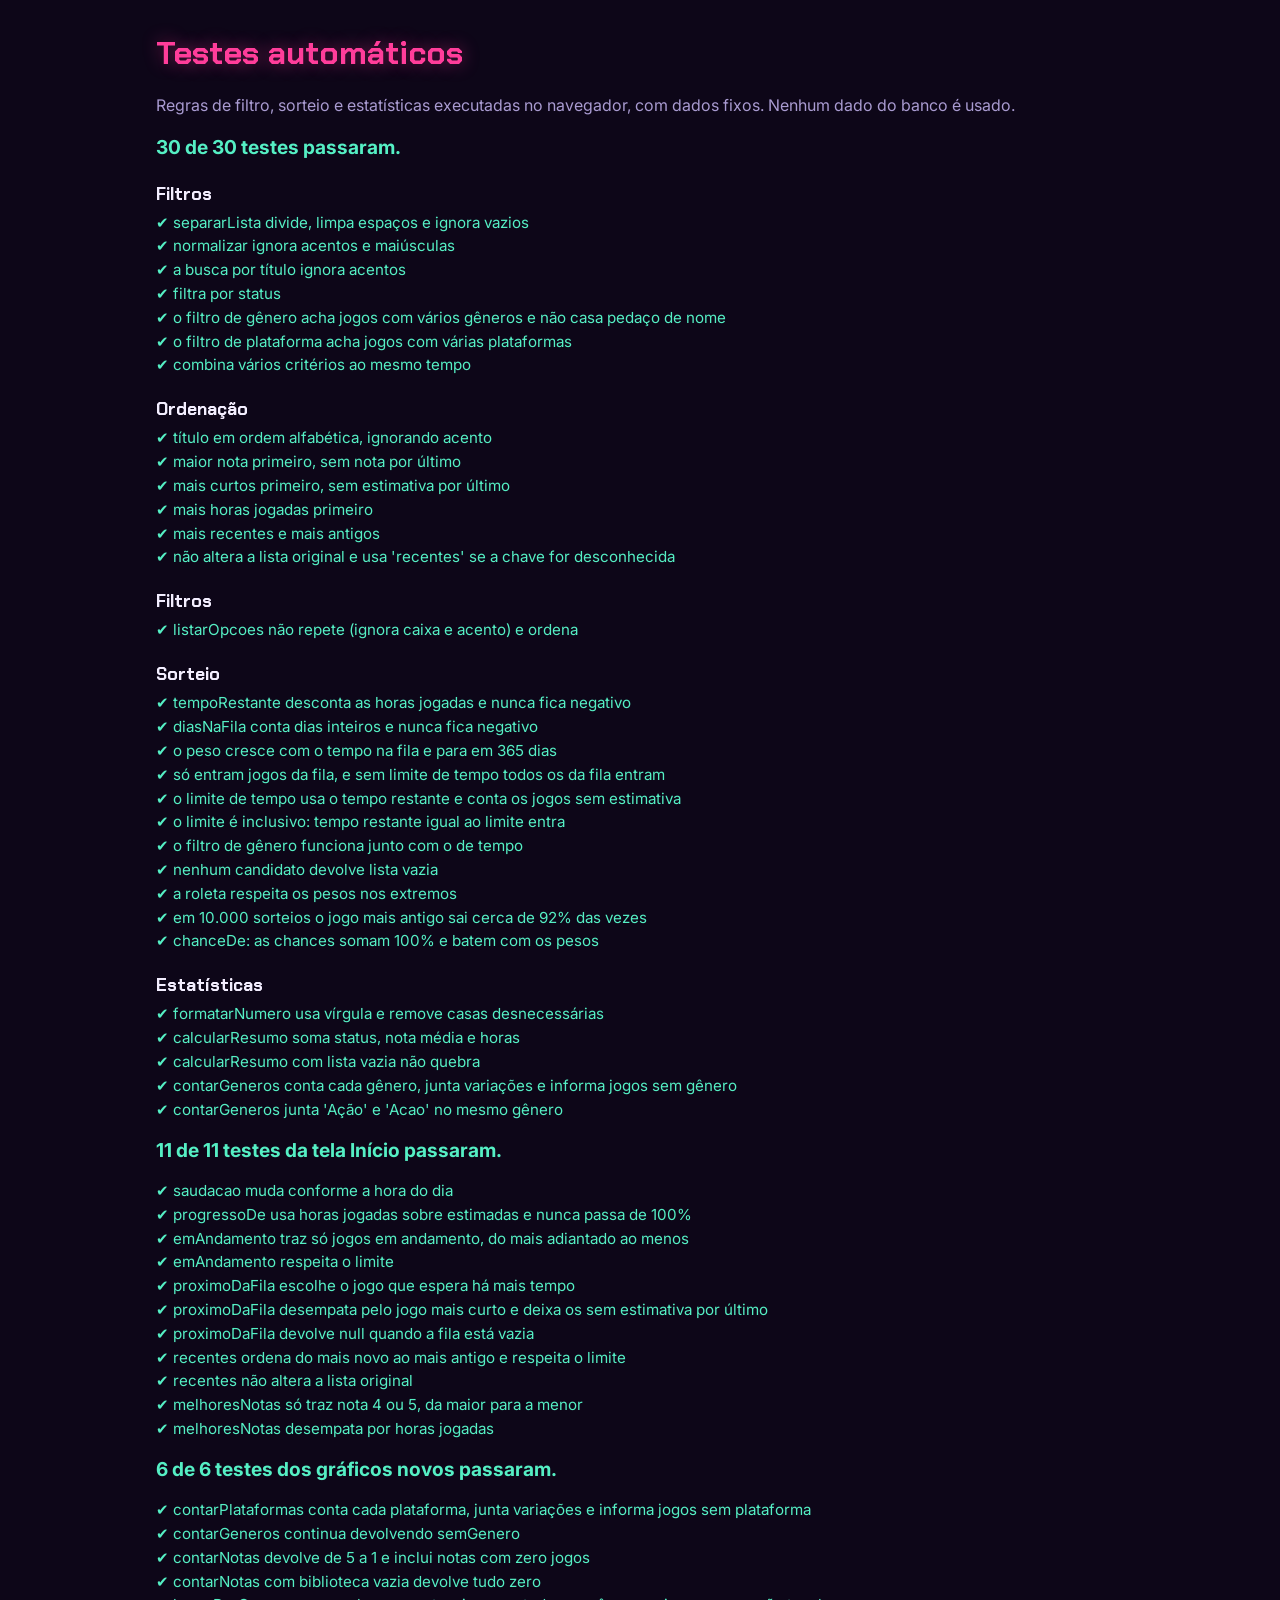
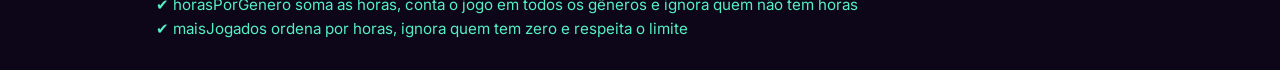
<file: tests/index.html>
<!DOCTYPE html>
<html lang="pt-BR">
<head>
    <meta charset="UTF-8">
    <meta name="viewport" content="width=device-width, initial-scale=1.0">
    <title>Testes - PlayLog</title>
    <link rel="stylesheet" href="../css/style.css">
    <style>
        .resumo {
            font-size: 1.2rem;
            font-weight: bold;
        }

        .linha {
            margin: 0.3rem 0;
            font-size: 0.95rem;
            overflow-wrap: anywhere;
        }

        .ok {
            color: #55efc4;
        }

        .erro {
            color: #ff7675;
        }

        #resultados h2 {
            margin: 1.5rem 0 0.5rem;
            font-size: 1.1rem;
        }
    </style>
</head>
<body>
    <main class="conteudo">
        <h1>Testes automáticos</h1>
        <p class="vazio">Regras de filtro, sorteio e estatísticas executadas no navegador, com dados fixos. Nenhum dado do banco é usado.</p>
        <p id="resumo" class="resumo"></p>
        <section id="resultados"></section>

        <p id="resumo-inicio" class="resumo"></p>
        <section id="resultados-inicio"></section>

        <p id="resumo-estatisticas" class="resumo"></p>
        <section id="resultados-estatisticas"></section>
    </main>

    <script type="module" src="testes.js"></script>
    <script type="module" src="testes-inicio.js"></script>
    <script type="module" src="testes-estatisticas.js"></script>
</body>
</html>
</file>
<file: css/style.css>
@import url("https://fonts.googleapis.com/css2?family=Chakra+Petch:wght@500;600;700&family=Inter:wght@400;600;700&display=swap");

:root {
    --fundo: #0d0618;
    --card: #1a0f33;
    --card-claro: #261848;
    --texto: #f3eeff;
    --destaque: #ff3d9a;
    --borda: #3b2766;
    --suave: #a99bd1;
    --perigo: #ff6b6b;
    --status-fila: #6ea8ff;
    --status-jogando: #ffb020;
    --status-zerado: #4ade80;
    --sucesso: #4ade80;
    --brilho: rgba(255, 61, 154, 0.45);
    --estrela: #ffcf4a;
    --fonte-titulo: "Chakra Petch", "Segoe UI", Arial, sans-serif;
    --fonte-texto: "Inter", "Segoe UI", Arial, sans-serif;
    color-scheme: dark;
    scrollbar-color: var(--borda) var(--fundo);
}

* {
    box-sizing: border-box;
}

[hidden] {
    display: none !important;
}

body {
    margin: 0;
    font-family: var(--fonte-texto);
    background: var(--fundo);
    color: var(--texto);
}

button,
input,
select,
textarea {
    font-family: inherit;
}

h1,
h2,
h3,
.logo,
.menu a,
.btn-principal,
.btn-secundario,
.indicador-valor,
.rosca-total {
    font-family: var(--fonte-titulo);
}

::selection {
    background: var(--destaque);
    color: #fff;
}

h1 {
    color: var(--destaque);
    text-shadow: 0 0 18px var(--brilho);
}

.pagina-login {
    min-height: 100vh;
    background-color: var(--fundo);
    background-image:
        radial-gradient(circle at 12% 18%, rgba(255, 61, 154, 0.2), transparent 38%),
        radial-gradient(circle at 88% 82%, rgba(110, 168, 255, 0.16), transparent 42%),
        linear-gradient(rgba(243, 238, 255, 0.04) 1px, transparent 1px),
        linear-gradient(90deg, rgba(243, 238, 255, 0.04) 1px, transparent 1px);
    background-size: auto, auto, 40px 40px, 40px 40px;
}

.login-layout {
    display: grid;
    grid-template-columns: minmax(0, 1.1fr) minmax(0, 0.9fr);
    gap: 3rem;
    align-items: center;
    max-width: 1100px;
    min-height: 100vh;
    margin: 0 auto;
    padding: 2rem 1.5rem;
}

.login-hero .marca-grande {
    justify-content: flex-start;
    margin: 0 0 1.5rem;
    font-size: 2.8rem;
}

.login-lema {
    margin: 0 0 0.6rem;
    font-size: 1.7rem;
    font-weight: bold;
    line-height: 1.25;
}

.login-sub {
    margin: 0 0 2rem;
    color: var(--suave);
    line-height: 1.5;
}

.login-destaques {
    display: flex;
    flex-direction: column;
    gap: 1.1rem;
    margin: 0;
    padding: 0;
    list-style: none;
}

.login-destaques li {
    display: flex;
    align-items: flex-start;
    gap: 0.9rem;
}

.destaque-icone {
    display: flex;
    flex-shrink: 0;
    align-items: center;
    justify-content: center;
    width: 2.6rem;
    height: 2.6rem;
    border: 1px solid var(--borda);
    border-radius: 10px;
    background: var(--card);
    color: var(--destaque);
}

.destaque-icone svg {
    width: 1.4rem;
    height: 1.4rem;
}

.destaque-texto {
    display: flex;
    flex-direction: column;
    gap: 0.15rem;
}

.destaque-texto span {
    font-size: 0.9rem;
    color: var(--suave);
}

.login-vitrine {
    display: flex;
    gap: 0.9rem;
    margin-top: 2.2rem;
}

.mini-card {
    width: 112px;
    border: 1px solid var(--borda);
    border-radius: 8px;
    overflow: hidden;
    background: var(--card);
    box-shadow: 0 10px 26px rgba(0, 0, 0, 0.45);
}

.mini-card:nth-child(1) {
    transform: rotate(-4deg);
}

.mini-card:nth-child(2) {
    transform: translateY(-10px) rotate(2deg);
}

.mini-card:nth-child(3) {
    transform: rotate(-2deg);
}

.mini-capa {
    aspect-ratio: 3 / 4;
}

.mini-capa-1 {
    background: linear-gradient(160deg, #ff3d9a, #3b1a7a);
}

.mini-capa-2 {
    background: linear-gradient(160deg, #6ea8ff, #1b2a6b);
}

.mini-capa-3 {
    background: linear-gradient(160deg, #4ade80, #0f4a3a);
}

.mini-info {
    display: flex;
    flex-direction: column;
    gap: 0.3rem;
    padding: 0.5rem;
    font-size: 0.75rem;
    font-weight: bold;
}

.mini-info .badge {
    align-self: flex-start;
    margin: 0;
    font-size: 0.65rem;
}

.login-cartao {
    padding: 2rem;
    border: 1px solid var(--borda);
    border-radius: 14px;
    background: var(--card);
    box-shadow: 0 0 40px rgba(255, 61, 154, 0.15);
}

.login-cartao h2 {
    margin: 0 0 0.3rem;
    font-size: 1.5rem;
}

.login-cartao p {
    margin: 0;
    color: var(--suave);
}

.login-cartao .formulario {
    margin-top: 1.4rem;
}

.formulario {
    display: flex;
    flex-direction: column;
    gap: 0.6rem;
    text-align: left;
    margin-top: 2rem;
}

.formulario label,
.rotulo {
    font-size: 0.9rem;
}

.formulario input,
.formulario select,
.formulario textarea {
    width: 100%;
    max-width: 100%;
    min-width: 0;
    padding: 0.7rem;
    border: 1px solid var(--borda);
    border-radius: 6px;
    background: var(--card);
    color: var(--texto);
    font-size: 1rem;
    font-family: inherit;
}

.btn-principal,
.btn-secundario {
    padding: 0.7rem 1rem;
    border-radius: 6px;
    font-size: 1rem;
    cursor: pointer;
}

a.btn-principal,
a.btn-secundario {
    display: inline-block;
    text-align: center;
    text-decoration: none;
}

.btn-principal {
    background: var(--destaque);
    color: #fff;
    border: none;
    font-weight: bold;
    box-shadow: 0 0 14px var(--brilho);
}

.btn-principal:hover:not(:disabled) {
    box-shadow: 0 0 22px var(--brilho);
    filter: brightness(1.1);
}

.btn-principal:disabled {
    opacity: 0.6;
    cursor: not-allowed;
}

.btn-secundario {
    background: transparent;
    color: var(--texto);
    border: 1px solid var(--borda);
}

.btn-pequeno {
    flex: 1;
    padding: 0.4rem 0.6rem;
    font-size: 0.85rem;
}

.btn-perigo {
    color: var(--perigo);
    border-color: var(--perigo);
}

.mensagem {
    min-height: 1.2rem;
    font-size: 0.9rem;
}

.mensagem.erro {
    color: var(--perigo);
}

.mensagem.ok {
    color: var(--sucesso);
}

.topo {
    display: flex;
    flex-wrap: wrap;
    gap: 0.6rem;
    justify-content: space-between;
    align-items: center;
    padding: 0.8rem 1.5rem;
    background: var(--card);
    border-bottom: 1px solid var(--borda);
}

.logo {
    display: flex;
    align-items: center;
    gap: 0.6rem;
    color: var(--texto);
    font-size: 1.3rem;
    font-weight: 800;
    letter-spacing: 0.5px;
    text-decoration: none;
}

.logo img {
    display: block;
    height: 30px;
    width: auto;
}

.logo b,
.marca-grande b {
    color: var(--destaque);
}

.marca-grande {
    display: flex;
    align-items: center;
    justify-content: center;
    gap: 0.8rem;
    color: var(--texto);
    font-size: 2.4rem;
    font-weight: 800;
    letter-spacing: 0.5px;
    text-shadow: none;
}

.marca-grande img {
    display: block;
    height: 48px;
    width: auto;
}

.marca-grande b {
    text-shadow: 0 0 18px var(--brilho);
}

.topo-esquerda {
    display: flex;
    align-items: center;
    gap: 1.5rem;
}

.menu {
    display: flex;
    gap: 1rem;
}

.menu a {
    padding: 0.3rem 0;
    border-bottom: 2px solid transparent;
    color: var(--suave);
    font-size: 0.95rem;
    text-decoration: none;
}

.menu a:hover {
    color: var(--texto);
}

.menu a[aria-current="page"] {
    color: var(--texto);
    border-bottom-color: var(--destaque);
}

#usuario {
    margin-right: 0.8rem;
    font-size: 0.9rem;
    overflow-wrap: anywhere;
}

.conteudo {
    max-width: 1000px;
    margin: 2rem auto;
    padding: 0 1rem;
}

.painel-form {
    background: var(--card);
    border: 1px solid var(--borda);
    border-radius: 8px;
    padding: 1rem;
    margin-bottom: 2rem;
}

.painel-form summary {
    cursor: pointer;
    font-weight: bold;
}

.formulario-jogo {
    display: grid;
    grid-template-columns: minmax(0, 1fr) minmax(0, 1fr);
    gap: 1rem;
    margin-top: 1rem;
}

.campo {
    display: flex;
    flex-direction: column;
    gap: 0.3rem;
    min-width: 0;
}

.campo-largo {
    grid-column: 1 / -1;
}

.linha-botoes {
    display: flex;
    gap: 0.6rem;
    flex-wrap: wrap;
}

.chips {
    display: flex;
    flex-wrap: wrap;
    gap: 0.5rem;
}

.formulario .chip {
    position: relative;
    cursor: pointer;
}

.formulario .chip input {
    position: absolute;
    opacity: 0;
    width: 0;
    height: 0;
    padding: 0;
    border: none;
}

.chip span {
    display: inline-block;
    padding: 0.35rem 0.8rem;
    border: 1px solid var(--borda);
    border-radius: 999px;
    font-size: 0.85rem;
    background: transparent;
    color: var(--suave);
    user-select: none;
}

.chip input:checked + span {
    background: var(--destaque);
    border-color: var(--destaque);
    color: #fff;
}

.chip input:focus-visible + span {
    outline: 2px solid #fff;
    outline-offset: 2px;
}

.linha-outro {
    display: flex;
    gap: 0.5rem;
    margin-top: 0.6rem;
}

.linha-outro button {
    flex-shrink: 0;
}

.formulario .linha-outro input {
    flex: 1;
    width: auto;
    min-width: 0;
}

.filtros {
    display: grid;
    grid-template-columns: repeat(4, minmax(0, 1fr)) auto;
    gap: 0.6rem;
    margin-bottom: 0.8rem;
}

.filtro-busca {
    grid-column: 1 / -1;
}

.filtros input,
.filtros select,
.sorteio-form select {
    width: 100%;
    min-width: 0;
    padding: 0.6rem;
    border: 1px solid var(--borda);
    border-radius: 6px;
    background: var(--card);
    color: var(--texto);
    font-size: 0.9rem;
    font-family: inherit;
}

.filtros button {
    padding: 0.6rem 1rem;
    font-size: 0.9rem;
}

.contador {
    margin: 0 0 1rem;
    font-size: 0.85rem;
    color: var(--suave);
}

.grade {
    display: grid;
    grid-template-columns: repeat(auto-fill, minmax(180px, 1fr));
    gap: 1rem;
}

.card {
    display: flex;
    flex-direction: column;
    min-width: 0;
    background: var(--card);
    border: 1px solid var(--borda);
    border-radius: 8px;
    overflow: hidden;
    transition: border-color 0.2s, box-shadow 0.2s, transform 0.2s;
}

.card:hover {
    border-color: var(--destaque);
    box-shadow: 0 0 16px var(--brilho);
    transform: translateY(-4px);
}

.card-capa {
    position: relative;
    overflow: hidden;
}

.card-link {
    display: block;
    text-decoration: none;
}

.card .capa {
    transition: transform 0.35s ease;
}

.card:hover .capa {
    transform: scale(1.06);
}

.card .badge-capa {
    position: absolute;
    top: 0.6rem;
    left: 0.6rem;
    margin: 0;
    border: 1px solid currentColor;
    background: rgba(13, 6, 24, 0.85);
    backdrop-filter: blur(4px);
    pointer-events: none;
}

.capa.capa-vazia {
    display: flex;
    align-items: center;
    justify-content: center;
}

.capa-inicial {
    font-family: var(--fonte-titulo);
    font-size: 3.2rem;
    font-weight: 700;
    color: rgba(255, 255, 255, 0.92);
    text-shadow: 0 2px 12px rgba(0, 0, 0, 0.4);
}

.capa {
    display: block;
    width: 100%;
    aspect-ratio: 3 / 4;
    object-fit: cover;
    background: var(--card-claro);
}

.card-corpo {
    flex: 1;
    padding: 0.8rem;
}

.card-titulo {
    margin: 0 0 0.4rem;
    font-size: 1rem;
    overflow-wrap: anywhere;
}

.card-titulo a {
    color: inherit;
    text-decoration: none;
}

.card-titulo a:hover {
    color: var(--destaque);
}

.card-meta {
    margin: 0.3rem 0;
    font-size: 0.85rem;
    color: var(--suave);
    overflow-wrap: anywhere;
}

.card-nota {
    margin: 0.3rem 0;
    font-size: 0.95rem;
    letter-spacing: 2px;
    color: var(--estrela);
}

.card-progresso {
    margin-top: 0.4rem;
}

.card-progresso .card-meta {
    margin: 0 0 0.3rem;
}

.card-progresso .barra-trilho {
    height: 0.4rem;
}

.card-acoes {
    display: flex;
    gap: 0.5rem;
    padding: 0 0.8rem 0.8rem;
}

.badge {
    display: inline-block;
    padding: 0.15rem 0.6rem;
    border-radius: 999px;
    font-size: 0.75rem;
    font-weight: bold;
    margin: 0.3rem 0;
}

.status-fila {
    background: color-mix(in srgb, var(--status-fila) 18%, var(--card));
    color: var(--status-fila);
}

.status-jogando {
    background: color-mix(in srgb, var(--status-jogando) 18%, var(--card));
    color: var(--status-jogando);
}

.status-zerado {
    background: color-mix(in srgb, var(--status-zerado) 18%, var(--card));
    color: var(--status-zerado);
}

.vazio {
    color: var(--suave);
}

.sorteio-form {
    display: grid;
    grid-template-columns: minmax(0, 1fr) minmax(0, 1fr) auto;
    gap: 0.8rem;
    align-items: end;
    margin: 1.2rem 0 0.8rem;
}

.sorteio-form label {
    font-size: 0.9rem;
}

.sorteio-form button {
    padding: 0.7rem 1.6rem;
}

.resultado-card {
    display: flex;
    background: var(--card);
    border: 1px solid var(--destaque);
    border-radius: 8px;
    overflow: hidden;
    margin-top: 1rem;
    box-shadow: 0 0 20px var(--brilho);
}

.resultado-card .capa {
    width: 190px;
    flex-shrink: 0;
}

.resultado-corpo {
    display: flex;
    flex-direction: column;
    justify-content: center;
    gap: 0.3rem;
    min-width: 0;
    padding: 1.2rem;
}

.resultado-rotulo {
    margin: 0;
    font-size: 0.85rem;
    color: var(--suave);
}

.resultado-titulo {
    margin: 0 0 0.3rem;
    font-size: 1.6rem;
    overflow-wrap: anywhere;
}

.resultado-corpo .btn-principal {
    align-self: flex-start;
    margin-top: 0.8rem;
}

.indicadores {
    display: grid;
    grid-template-columns: repeat(auto-fit, minmax(170px, 1fr));
    gap: 1rem;
    margin: 1.2rem 0;
}

.indicador {
    min-width: 0;
    background: var(--card);
    border: 1px solid var(--borda);
    border-radius: 8px;
    padding: 1rem;
}

.indicador-rotulo {
    margin: 0;
    font-size: 0.85rem;
    color: var(--suave);
}

.indicador-valor {
    margin: 0.3rem 0;
    font-size: 1.8rem;
    font-weight: bold;
}

.indicador-detalhe {
    margin: 0;
    font-size: 0.8rem;
    color: var(--suave);
}

.graficos {
    display: grid;
    grid-template-columns: minmax(0, 1fr) minmax(0, 1fr);
    gap: 1rem;
}

.grafico {
    min-width: 0;
    background: var(--card);
    border: 1px solid var(--borda);
    border-radius: 8px;
    padding: 1rem;
}

.grafico h3 {
    margin: 0 0 1rem;
    font-size: 1rem;
}

.rosca {
    display: flex;
    align-items: center;
    flex-wrap: wrap;
    gap: 1.2rem;
}

.rosca-svg {
    width: 160px;
    height: 160px;
    flex-shrink: 0;
}

.rosca-fundo,
.rosca-arco {
    fill: none;
    stroke-width: 16;
}

.rosca-fundo {
    stroke: var(--borda);
}

.arco-fila {
    stroke: var(--status-fila);
}

.arco-jogando {
    stroke: var(--status-jogando);
}

.arco-zerado {
    stroke: var(--status-zerado);
}

.rosca-total {
    fill: var(--texto);
    font-size: 18px;
    font-weight: bold;
    text-anchor: middle;
}

.rosca-subtitulo {
    fill: var(--suave);
    font-size: 7px;
    text-anchor: middle;
}

.legenda {
    display: flex;
    flex-direction: column;
    gap: 0.5rem;
    margin: 0;
    padding: 0;
    list-style: none;
}

.legenda li {
    display: flex;
    align-items: center;
    gap: 0.5rem;
    font-size: 0.9rem;
}

.ponto {
    display: inline-block;
    width: 0.8rem;
    height: 0.8rem;
    border-radius: 50%;
}

.ponto-fila {
    background: var(--status-fila);
}

.ponto-jogando {
    background: var(--status-jogando);
}

.ponto-zerado {
    background: var(--status-zerado);
}

.barras {
    display: flex;
    flex-direction: column;
    gap: 0.6rem;
    margin: 0;
    padding: 0;
    list-style: none;
}

.barra-linha {
    display: grid;
    grid-template-columns: 110px minmax(0, 1fr) 28px;
    gap: 0.6rem;
    align-items: center;
    font-size: 0.85rem;
}

.barra-rotulo {
    overflow: hidden;
    text-overflow: ellipsis;
    white-space: nowrap;
}

.barra-trilho {
    height: 0.8rem;
    background: var(--card-claro);
    border-radius: 999px;
    overflow: hidden;
}

.barra-preenchimento {
    height: 100%;
    background: var(--destaque);
    border-radius: 999px;
}

.barra-valor {
    text-align: right;
    color: var(--suave);
}

.nota-grafico {
    margin: 1rem 0 0;
    font-size: 0.8rem;
    color: var(--suave);
}

.detalhe {
    display: flex;
    gap: 1.5rem;
    background: var(--card);
    border: 1px solid var(--borda);
    border-radius: 8px;
    padding: 1.2rem;
}

.detalhe .capa {
    width: 220px;
    flex-shrink: 0;
    align-self: flex-start;
    border-radius: 8px;
}

.detalhe-corpo {
    display: flex;
    flex-direction: column;
    flex: 1;
    min-width: 0;
    gap: 1rem;
}

.detalhe-titulo {
    margin: 0;
    font-size: 1.8rem;
    overflow-wrap: anywhere;
}

.tags {
    display: flex;
    flex-wrap: wrap;
    gap: 0.4rem;
}

.tag {
    padding: 0.2rem 0.7rem;
    border: 1px solid var(--borda);
    border-radius: 999px;
    font-size: 0.8rem;
    color: var(--suave);
}

.tag-plataforma {
    border-color: var(--destaque);
    color: #ffb3d9;
}

.infos {
    display: grid;
    grid-template-columns: repeat(auto-fit, minmax(150px, 1fr));
    gap: 0.9rem;
}

.info {
    display: flex;
    flex-direction: column;
    align-items: flex-start;
    gap: 0.2rem;
}

.info-rotulo {
    font-size: 0.8rem;
    color: var(--suave);
}

.info-valor {
    font-size: 1rem;
}

.progresso-texto {
    margin: 0 0 0.4rem;
    font-size: 0.85rem;
    color: var(--suave);
}

.detalhe-secao-titulo {
    margin: 0 0 0.4rem;
    font-size: 1rem;
}

.detalhe-opiniao {
    margin: 0;
    line-height: 1.5;
    white-space: pre-wrap;
    overflow-wrap: anywhere;
}

.opiniao-vazia {
    color: var(--suave);
}

#toasts {
    position: fixed;
    top: 1.5rem;
    left: 50%;
    transform: translateX(-50%);
    z-index: 1000;
    display: flex;
    flex-direction: column;
    gap: 0.5rem;
    width: min(90vw, 420px);
    pointer-events: none;
}

.toast {
    padding: 0.9rem 1.2rem;
    border-radius: 8px;
    font-size: 1rem;
    font-weight: bold;
    text-align: center;
    color: #fff;
    box-shadow: 0 6px 20px rgba(0, 0, 0, 0.5);
    animation: toast-entrar 0.25s ease-out;
}

.toast-ok {
    background: #1e8e6a;
}

.toast-erro {
    background: #c0392b;
}

.toast.saindo {
    opacity: 0;
    transform: translateY(-10px);
    transition: opacity 0.3s, transform 0.3s;
}

@keyframes toast-entrar {
    from {
        opacity: 0;
        transform: translateY(-10px);
    }
    to {
        opacity: 1;
        transform: translateY(0);
    }
}

.dialogo {
    width: min(92vw, 400px);
    padding: 0;
    border: 1px solid var(--borda);
    border-radius: 14px;
    background: var(--card);
    color: var(--texto);
    box-shadow: 0 0 50px rgba(0, 0, 0, 0.7);
}

.dialogo[open] {
    animation: dialogo-entrar 0.2s ease-out;
}

.dialogo::backdrop {
    background: rgba(8, 3, 16, 0.78);
    backdrop-filter: blur(3px);
}

.dialogo-perigo {
    border-color: var(--perigo);
    box-shadow: 0 0 40px rgba(255, 107, 107, 0.25);
}

.dialogo-caixa {
    padding: 1.6rem;
    text-align: center;
}

.dialogo-icone {
    display: flex;
    align-items: center;
    justify-content: center;
    width: 3rem;
    height: 3rem;
    margin: 0 auto 1rem;
    border: 2px solid var(--destaque);
    border-radius: 50%;
    color: var(--destaque);
    font-size: 1.5rem;
    font-weight: bold;
}

.dialogo-perigo .dialogo-icone {
    border-color: var(--perigo);
    color: var(--perigo);
}

.dialogo-titulo {
    margin: 0 0 0.5rem;
    font-size: 1.3rem;
}

.dialogo-mensagem {
    margin: 0 0 1.4rem;
    color: var(--suave);
    line-height: 1.5;
    overflow-wrap: anywhere;
}

.dialogo-botoes {
    display: flex;
    gap: 0.6rem;
}

.dialogo-botoes button {
    flex: 1;
}

.btn-confirmar-perigo {
    background: var(--perigo);
    color: #1a0626;
    box-shadow: 0 0 14px rgba(255, 107, 107, 0.4);
}

@keyframes dialogo-entrar {
    from {
        opacity: 0;
        transform: translateY(8px) scale(0.97);
    }
    to {
        opacity: 1;
        transform: translateY(0) scale(1);
    }
}

@media (prefers-reduced-motion: reduce) {
    .card,
    .card .capa {
        transition: none;
    }

    .card:hover,
    .card:hover .capa {
        transform: none;
    }
}

@media (max-width: 900px) {
    .filtros {
        grid-template-columns: repeat(2, minmax(0, 1fr));
    }

    .sorteio-form {
        grid-template-columns: repeat(2, minmax(0, 1fr));
    }

    .sorteio-form button {
        grid-column: 1 / -1;
    }

    .graficos {
        grid-template-columns: minmax(0, 1fr);
    }
}

@media (max-width: 800px) {
    .login-layout {
        grid-template-columns: minmax(0, 1fr);
        gap: 1.5rem;
        min-height: 0;
        padding: 2rem 1rem;
    }

    .login-hero .marca-grande {
        justify-content: center;
        margin-bottom: 1rem;
        font-size: 2.2rem;
    }

    .login-hero {
        text-align: center;
    }

    .login-lema {
        font-size: 1.3rem;
    }

    .login-sub {
        margin-bottom: 0;
    }

    .login-destaques,
    .login-vitrine {
        display: none;
    }

    .login-cartao {
        padding: 1.4rem;
    }
}

@media (max-width: 600px) {
    .formulario-jogo {
        grid-template-columns: minmax(0, 1fr);
    }

    .filtros {
        grid-template-columns: minmax(0, 1fr);
    }

    .grade {
        grid-template-columns: repeat(2, minmax(0, 1fr));
    }

    .sorteio-form {
        grid-template-columns: minmax(0, 1fr);
    }

    .resultado-card {
        flex-direction: column;
    }

    .resultado-card .capa {
        width: 100%;
        aspect-ratio: 4 / 3;
    }

    .topo-esquerda {
        flex-wrap: wrap;
        gap: 0.6rem 1rem;
    }

    .detalhe {
        flex-direction: column;
    }

    .detalhe .capa {
        width: 100%;
        max-width: 260px;
        align-self: center;
    }
}
</file>
